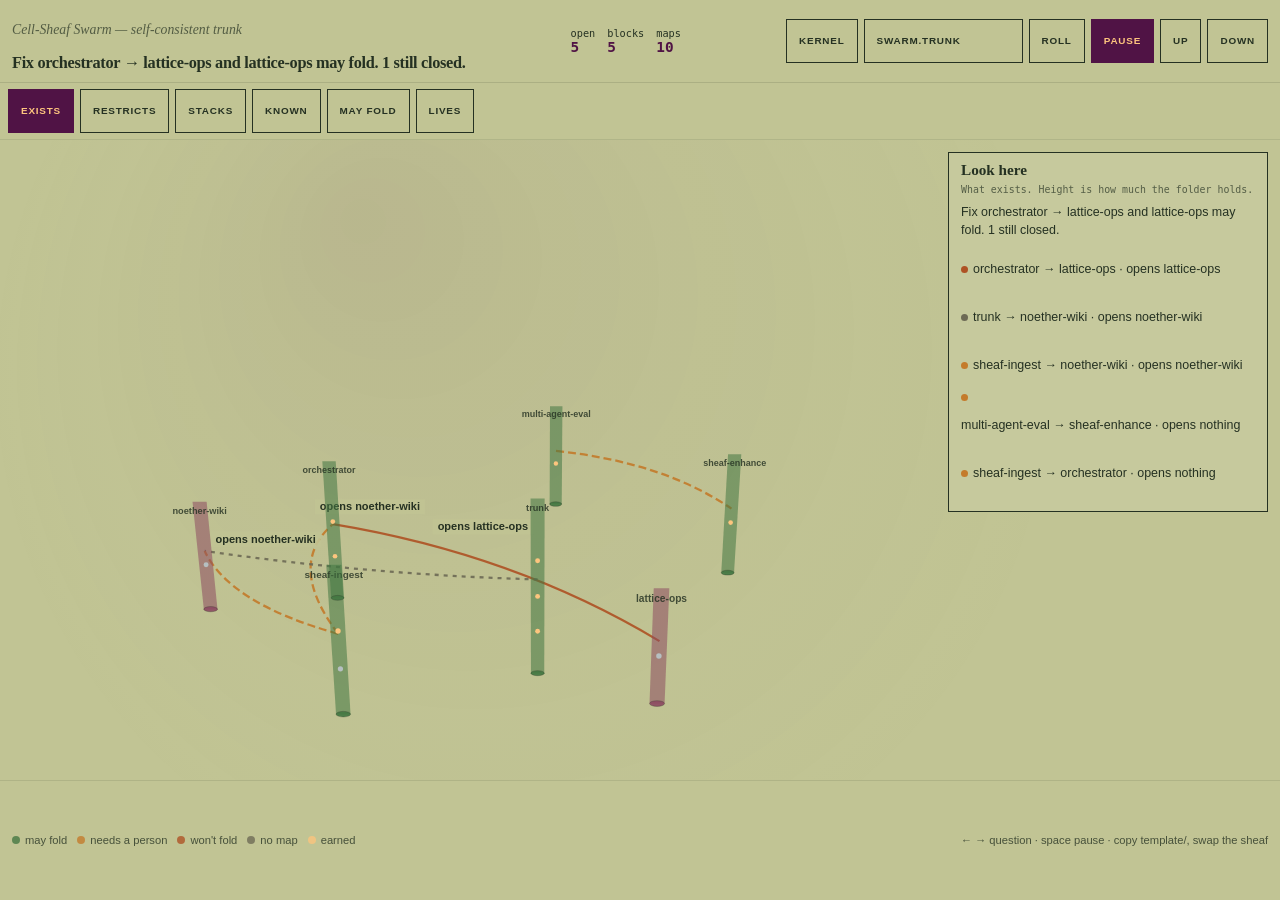
<file: index.html>
<!DOCTYPE html>
<html lang="en" data-base="./" data-contracts="contracts/">
<head>
<meta charset="utf-8"/>
<meta name="viewport" content="width=device-width, initial-scale=1, viewport-fit=cover"/>
<meta name="theme-color" content="#c1c494"/>
<title>cell-sheaf — design template</title>
<link rel="stylesheet" href="template/tokens.css"/>
</head>
<body>
<!-- DESIGN TEMPLATE. GitHub Pages entry. Copy template/. Do not restyle tokens. JSON is the sheaf. -->
<div class="stage">
  <header>
    <div>
      <p class="kicker" id="kicker">Design template</p>
      <h1 id="title">Read the maps that do not commute.</h1>
    </div>
    <div class="stats">
      <div>open<b id="sok">0</b></div>
      <div>blocks<b id="sbad">0</b></div>
      <div>maps<b id="sn">0</b></div>
    </div>
    <div class="tool">
      <a class="border-btn" href="https://github.com/manutej/cell-sheaf-swarm">Kernel</a>
      <label class="sr" for="contract">Sheaf contract</label>
      <select id="contract" aria-label="Sheaf contract"></select>
      <label class="border-btn">Roll<input id="roll" type="file" accept="application/json,.json,.sheaf.json" hidden/></label>
      <button type="button" id="pause" aria-pressed="true">Pause</button>
      <button type="button" id="up">Up</button>
      <button type="button" id="dn">Down</button>
    </div>
  </header>
  <p id="err" class="err" hidden></p>
  <p id="topology-banner" class="topology-banner" hidden></p>
  <div class="tabs" id="tabs" role="tablist" aria-label="Design views"></div>
  <div class="mesh">
    <canvas id="c" aria-label="Cellular sheaf volume. Swipe up or down to change mode. Tap a pillar. Cap opens ancillary, base opens downstream."></canvas>
    <div class="chip" id="chip">Exists</div>
    <div class="rail" id="rail"></div>
    <aside class="sheet" id="sheet">
      <div class="handle"></div>
      <h2 id="pt">Look here</h2>
      <div class="meta" id="pm">What exists. Heavy curves are the ones that do not commute.</div>
      <p class="ask" id="pa">The title is the verdict. Green may fold. Orange needs a person. Red will not. A missing map is a gap, not a style.</p>
      <table hidden id="tb"><tbody id="tbody"></tbody></table>
    </aside>
  </div>
  <footer>
    <div class="legend">
      <span class="sw"><i style="background:#437742"></i>may fold</span>
      <span class="sw"><i style="background:#c47b2b"></i>needs a person</span>
      <span class="sw"><i style="background:#ae5224"></i>won't fold</span>
      <span class="sw"><i style="background:#6d6a55"></i>no map</span>
      <span class="sw"><i style="background:#fdc57e"></i>earned</span>
    </div>
    <span>← → question · space pause · copy template/, swap the sheaf</span>
  </footer>
</div>
<style>
.sr{position:absolute;width:1px;height:1px;overflow:hidden;clip:rect(0,0,0,0)}
#title{font-size:1.02rem;line-height:1.35;max-width:46rem;text-wrap:balance}
.border-btn{display:inline-flex;align-items:center;border:1px solid var(--ink);padding:10px 12px;min-height:44px;font:600 .62rem/1 var(--sans);letter-spacing:.08em;text-transform:uppercase;cursor:pointer;text-decoration:none;color:inherit}
</style>
<script src="template/insight.bundle.js"></script>
<script src="template/volume.paint.js"></script>
<script src="template/volume.boot.js"></script>
</body>
</html>
</file>
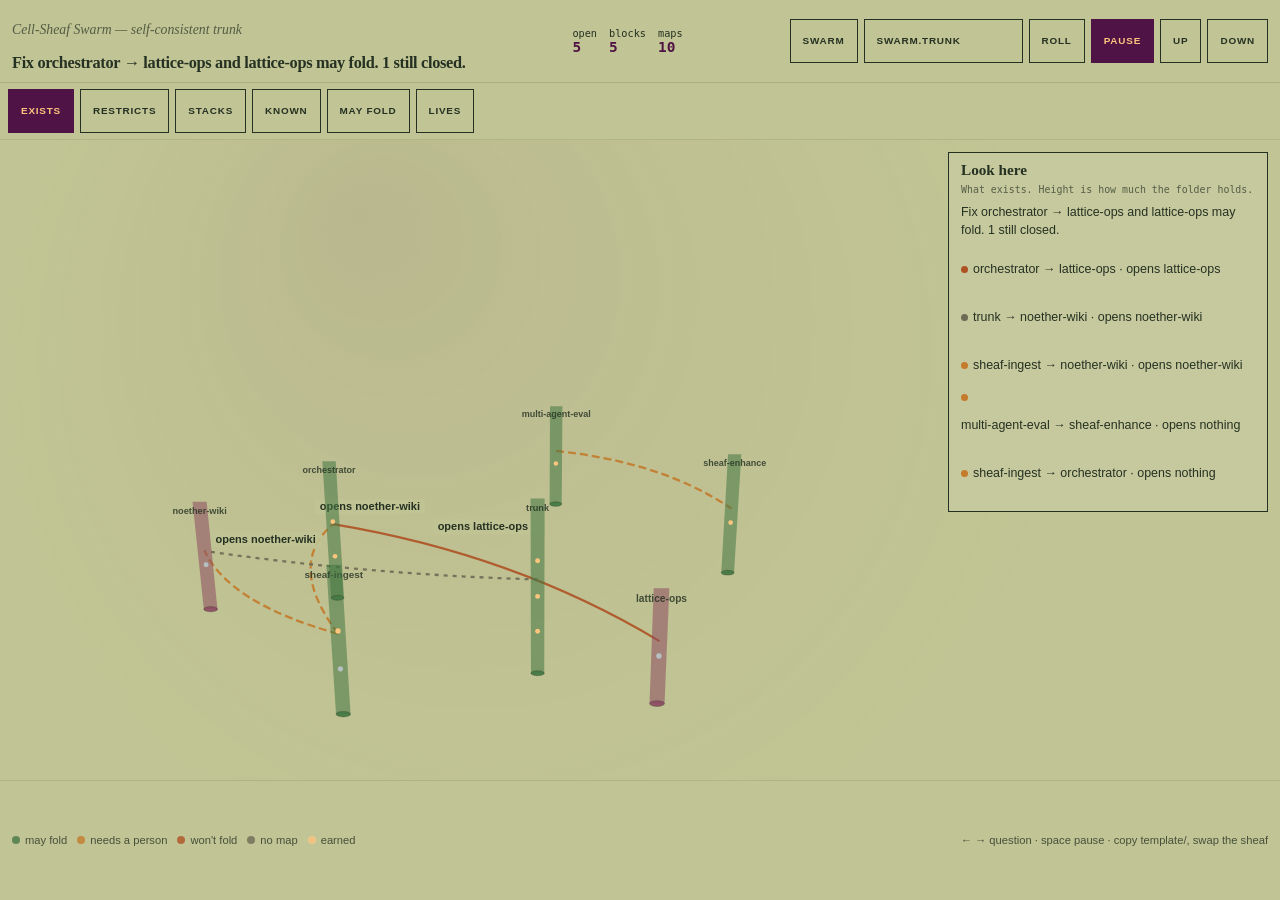
<file: template/index.html>
<!DOCTYPE html>
<html lang="en" data-base="./" data-contracts="../contracts/">
<head>
<meta charset="utf-8"/>
<meta name="viewport" content="width=device-width, initial-scale=1, viewport-fit=cover"/>
<meta name="theme-color" content="#c1c494"/>
<title>cell-sheaf — design template</title>
<link rel="stylesheet" href="tokens.css"/>
</head>
<body>
<!-- DESIGN TEMPLATE. Copy this folder. Do not restyle tokens.css. JSON is the sheaf. -->
<div class="stage">
  <header>
    <div>
      <p class="kicker" id="kicker">Design template</p>
      <h1 id="title">Read the maps that do not commute.</h1>
    </div>
    <div class="stats">
      <div>open<b id="sok">0</b></div>
      <div>blocks<b id="sbad">0</b></div>
      <div>maps<b id="sn">0</b></div>
    </div>
    <div class="tool">
      <a class="border-btn" href="../">Swarm</a>
      <label class="sr" for="contract">Sheaf contract</label>
      <select id="contract" aria-label="Sheaf contract"></select>
      <label class="border-btn">Roll<input id="roll" type="file" accept="application/json,.json,.sheaf.json" hidden/></label>
      <button type="button" id="pause" aria-pressed="true">Pause</button>
      <button type="button" id="up">Up</button>
      <button type="button" id="dn">Down</button>
    </div>
  </header>
  <p id="err" class="err" hidden></p>
  <p id="topology-banner" class="topology-banner" hidden></p>
  <div class="tabs" id="tabs" role="tablist" aria-label="Design views"></div>
  <div class="mesh">
    <canvas id="c" aria-label="Cellular sheaf volume. Swipe up or down to change mode. Tap a pillar. Cap opens ancillary, base opens downstream."></canvas>
    <div class="chip" id="chip">Exists</div>
    <div class="rail" id="rail"></div>
    <aside class="sheet" id="sheet">
      <div class="handle"></div>
      <h2 id="pt">Look here</h2>
      <div class="meta" id="pm">What exists. Heavy curves are the ones that do not commute.</div>
      <p class="ask" id="pa">The title is the verdict. Green may fold. Orange needs a person. Red will not. A missing map is a gap, not a style.</p>
      <table hidden id="tb"><tbody id="tbody"></tbody></table>
    </aside>
  </div>
  <footer>
    <div class="legend">
      <span class="sw"><i style="background:#437742"></i>may fold</span>
      <span class="sw"><i style="background:#c47b2b"></i>needs a person</span>
      <span class="sw"><i style="background:#ae5224"></i>won't fold</span>
      <span class="sw"><i style="background:#6d6a55"></i>no map</span>
      <span class="sw"><i style="background:#fdc57e"></i>earned</span>
    </div>
    <span>← → question · space pause · copy template/, swap the sheaf</span>
  </footer>
</div>
<style>
.sr{position:absolute;width:1px;height:1px;overflow:hidden;clip:rect(0,0,0,0)}
#title{font-size:1.02rem;line-height:1.35;max-width:46rem;text-wrap:balance}
.border-btn{display:inline-flex;align-items:center;border:1px solid var(--ink);padding:10px 12px;min-height:44px;font:600 .62rem/1 var(--sans);letter-spacing:.08em;text-transform:uppercase;cursor:pointer;text-decoration:none;color:inherit}
</style>
<script src="insight.bundle.js"></script>
<script src="volume.paint.js"></script>
<script src="volume.boot.js"></script>
</body>
</html>
</file>
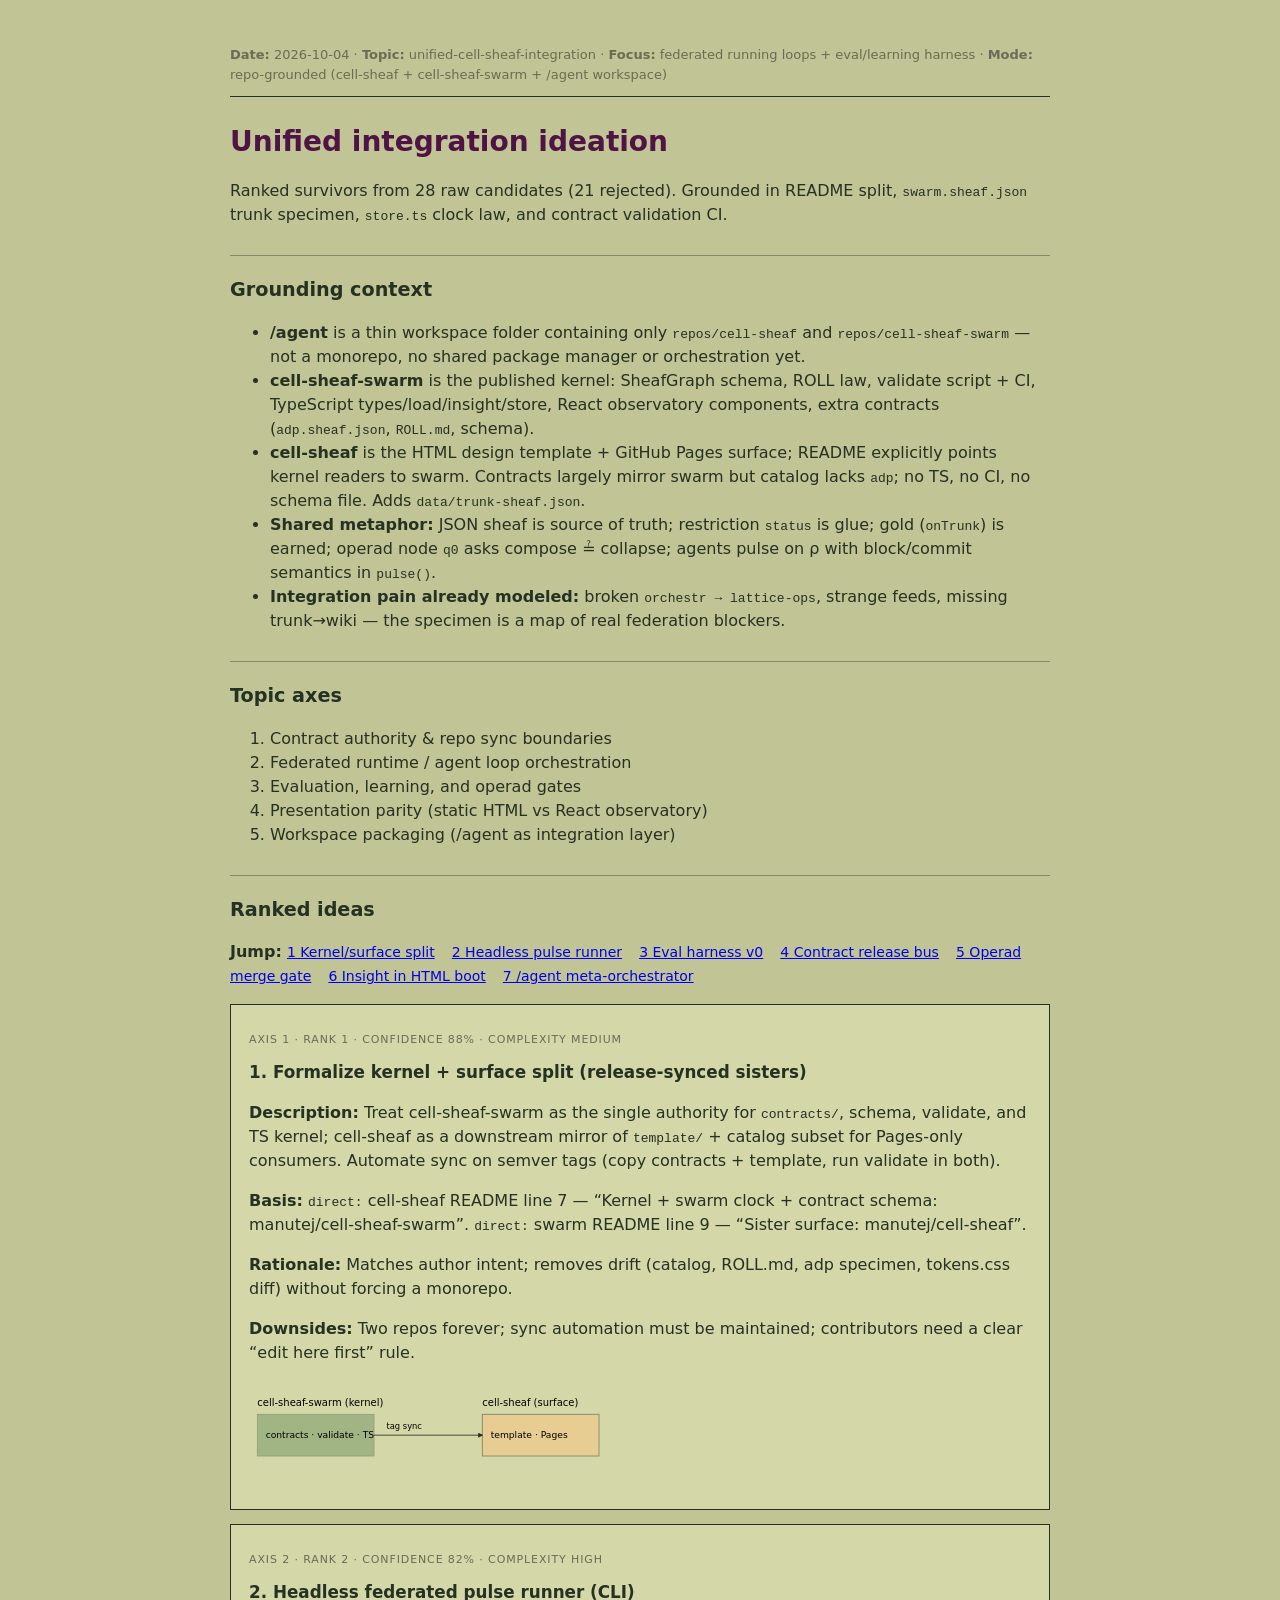
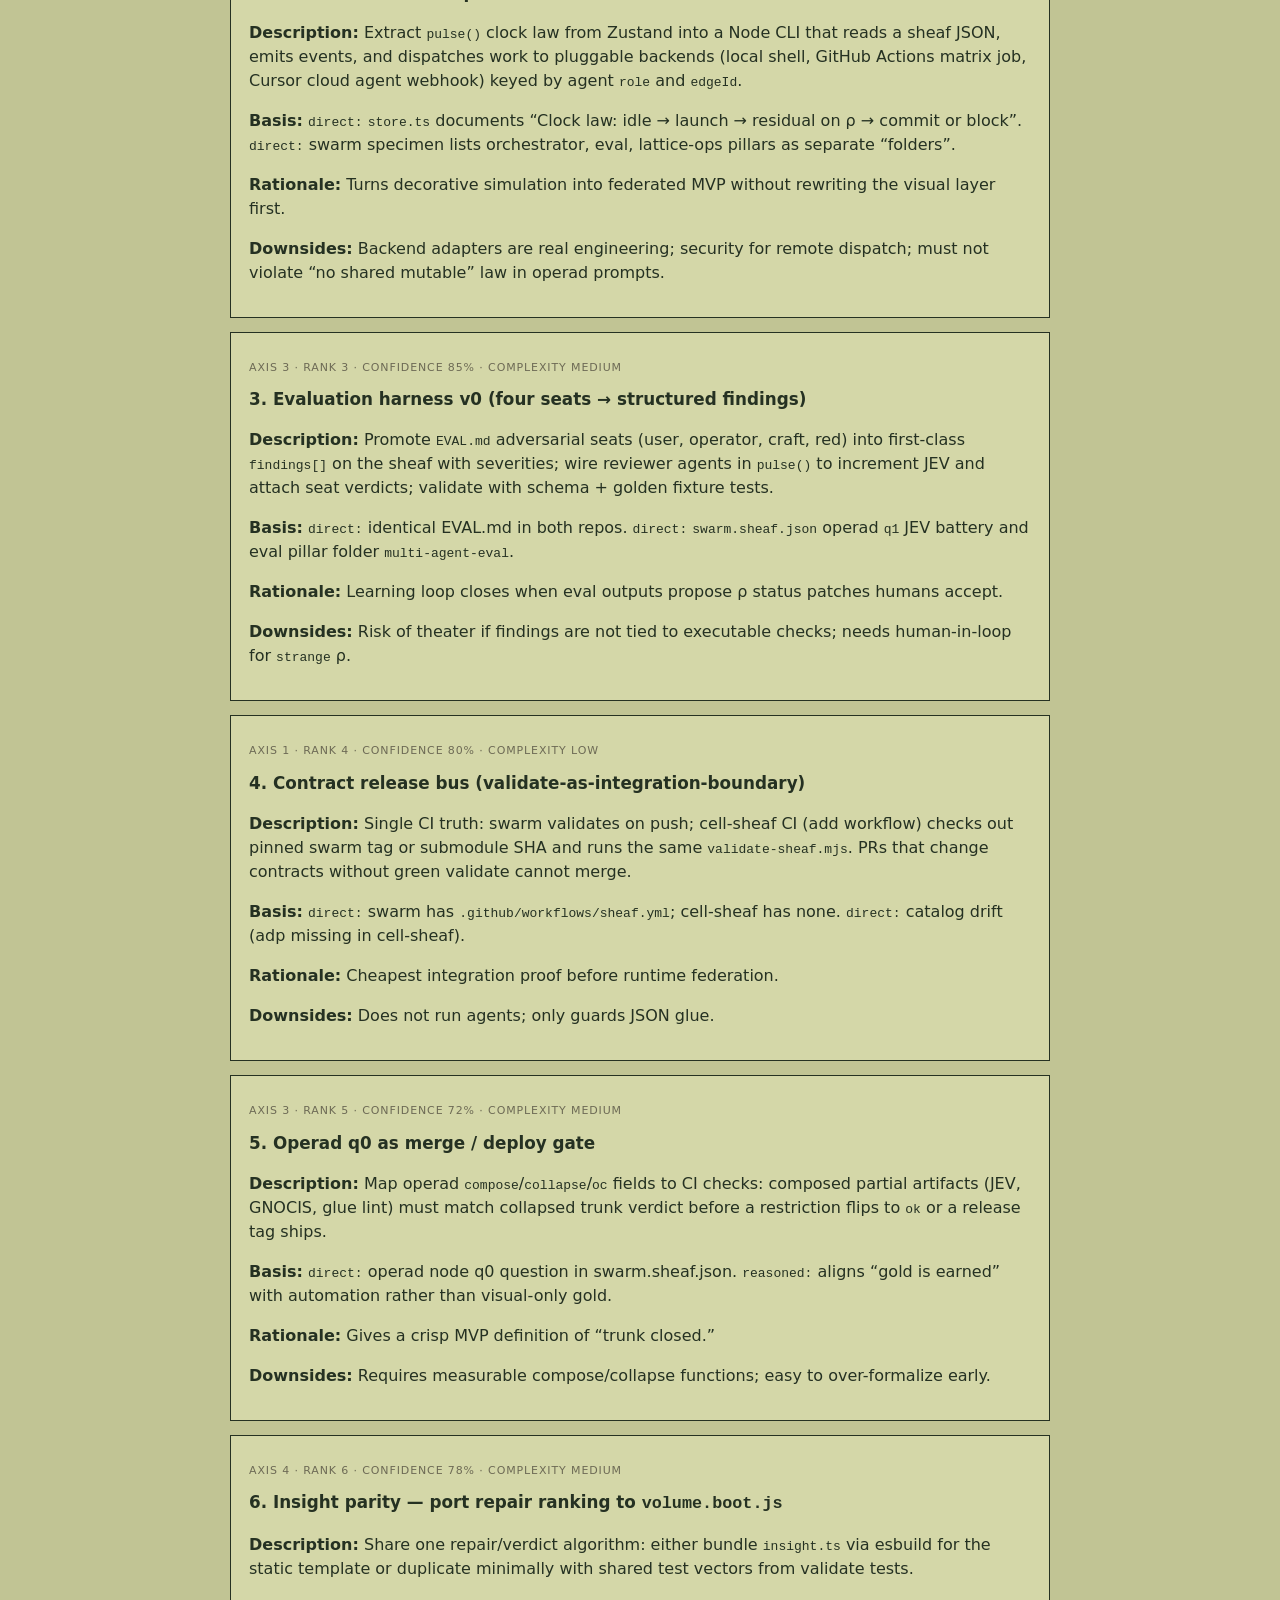
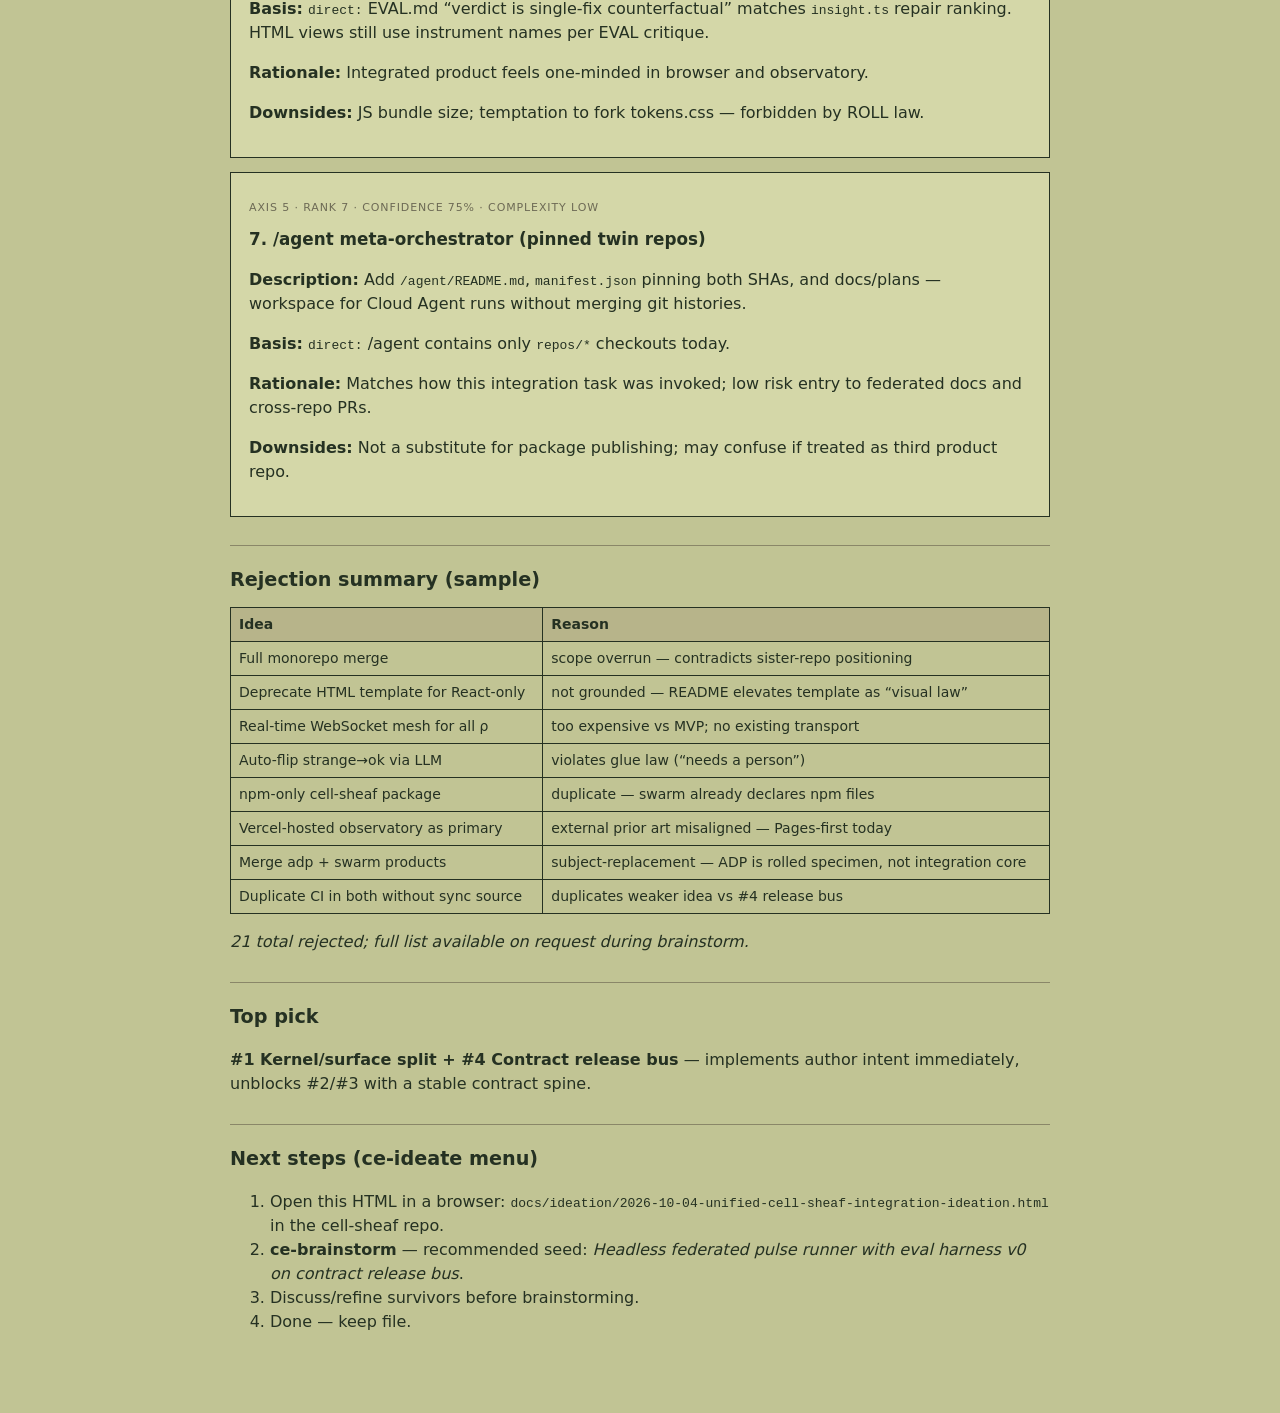
<file: docs/ideation/2026-10-04-unified-cell-sheaf-integration-ideation.html>
<!DOCTYPE html>
<html lang="en">
<head>
<meta charset="utf-8"/>
<meta name="viewport" content="width=device-width, initial-scale=1"/>
<title>Ideation: unified cell-sheaf integration</title>
<style>
:root{--paper:#c1c494;--ink:#253122;--ube:#501345;--ok:#437742;--bad:#ae5224;--muted:#6d6a55}
*{box-sizing:border-box}
body{margin:0;background:var(--paper);color:var(--ink);font-family:system-ui,sans-serif;line-height:1.5;padding:32px 20px 64px}
.wrap{max-width:820px;margin:0 auto}
.meta{font-size:13px;color:var(--muted);border-bottom:1px solid var(--ink);padding-bottom:12px;margin-bottom:24px}
h1{font-size:1.75rem;margin:0 0 8px;color:var(--ube)}
h2{font-size:1.2rem;margin:28px 0 12px;border-top:1px solid #8a8768;padding-top:20px}
.card{border:1px solid var(--ink);padding:16px 18px;margin:14px 0;background:#d4d7a8}
.card h3{margin:0 0 8px;font-size:1.05rem}
.tag{font-size:11px;text-transform:uppercase;letter-spacing:.08em;color:var(--muted)}
.jump a{margin-right:12px;font-size:14px}
table{width:100%;border-collapse:collapse;font-size:14px;margin-top:12px}
th,td{border:1px solid var(--ink);padding:6px 8px;text-align:left}
th{background:#b7b48a}
svg{display:block;margin:12px 0;max-width:100%}
</style>
</head>
<body>
<div class="wrap">
<p class="meta"><strong>Date:</strong> 2026-10-04 · <strong>Topic:</strong> unified-cell-sheaf-integration · <strong>Focus:</strong> federated running loops + eval/learning harness · <strong>Mode:</strong> repo-grounded (cell-sheaf + cell-sheaf-swarm + /agent workspace)</p>

<h1>Unified integration ideation</h1>
<p>Ranked survivors from 28 raw candidates (21 rejected). Grounded in README split, <code>swarm.sheaf.json</code> trunk specimen, <code>store.ts</code> clock law, and contract validation CI.</p>

<h2>Grounding context</h2>
<ul>
<li><strong>/agent</strong> is a thin workspace folder containing only <code>repos/cell-sheaf</code> and <code>repos/cell-sheaf-swarm</code> — not a monorepo, no shared package manager or orchestration yet.</li>
<li><strong>cell-sheaf-swarm</strong> is the published kernel: SheafGraph schema, ROLL law, validate script + CI, TypeScript types/load/insight/store, React observatory components, extra contracts (<code>adp.sheaf.json</code>, <code>ROLL.md</code>, schema).</li>
<li><strong>cell-sheaf</strong> is the HTML design template + GitHub Pages surface; README explicitly points kernel readers to swarm. Contracts largely mirror swarm but catalog lacks <code>adp</code>; no TS, no CI, no schema file. Adds <code>data/trunk-sheaf.json</code>.</li>
<li><strong>Shared metaphor:</strong> JSON sheaf is source of truth; restriction <code>status</code> is glue; gold (<code>onTrunk</code>) is earned; operad node <code>q0</code> asks compose ≟ collapse; agents pulse on ρ with block/commit semantics in <code>pulse()</code>.</li>
<li><strong>Integration pain already modeled:</strong> broken <code>orchestr → lattice-ops</code>, strange feeds, missing trunk→wiki — the specimen is a map of real federation blockers.</li>
</ul>

<h2>Topic axes</h2>
<ol>
<li>Contract authority &amp; repo sync boundaries</li>
<li>Federated runtime / agent loop orchestration</li>
<li>Evaluation, learning, and operad gates</li>
<li>Presentation parity (static HTML vs React observatory)</li>
<li>Workspace packaging (/agent as integration layer)</li>
</ol>

<h2>Ranked ideas</h2>
<p class="jump"><strong>Jump:</strong>
<a href="#i1">1 Kernel/surface split</a>
<a href="#i2">2 Headless pulse runner</a>
<a href="#i3">3 Eval harness v0</a>
<a href="#i4">4 Contract release bus</a>
<a href="#i5">5 Operad merge gate</a>
<a href="#i6">6 Insight in HTML boot</a>
<a href="#i7">7 /agent meta-orchestrator</a>
</p>

<article class="card" id="i1">
<p class="tag">Axis 1 · Rank 1 · Confidence 88% · Complexity Medium</p>
<h3>1. Formalize kernel + surface split (release-synced sisters)</h3>
<p><strong>Description:</strong> Treat cell-sheaf-swarm as the single authority for <code>contracts/</code>, schema, validate, and TS kernel; cell-sheaf as a downstream mirror of <code>template/</code> + catalog subset for Pages-only consumers. Automate sync on semver tags (copy contracts + template, run validate in both).</p>
<p><strong>Basis:</strong> <code>direct:</code> cell-sheaf README line 7 — “Kernel + swarm clock + contract schema: manutej/cell-sheaf-swarm”. <code>direct:</code> swarm README line 9 — “Sister surface: manutej/cell-sheaf”.</p>
<p><strong>Rationale:</strong> Matches author intent; removes drift (catalog, ROLL.md, adp specimen, tokens.css diff) without forcing a monorepo.</p>
<p><strong>Downsides:</strong> Two repos forever; sync automation must be maintained; contributors need a clear “edit here first” rule.</p>
<svg viewBox="0 0 520 120" height="100" aria-label="kernel to surface sync">
<text x="10" y="30" font-size="12">cell-sheaf-swarm (kernel)</text>
<rect x="10" y="40" width="140" height="50" fill="#437742" opacity=".35" stroke="#253122"/>
<text x="20" y="68" font-size="11">contracts · validate · TS</text>
<text x="280" y="30" font-size="12">cell-sheaf (surface)</text>
<rect x="280" y="40" width="140" height="50" fill="#fdc57e" opacity=".5" stroke="#253122"/>
<text x="290" y="68" font-size="11">template · Pages</text>
<path d="M150 65 H280" stroke="#253122" marker-end="url(#a)"/>
<defs><marker id="a" markerWidth="6" markerHeight="6" refX="5" refY="3" orient="auto"><path d="M0,0 L6,3 L0,6" fill="#253122"/></marker></defs>
<text x="165" y="58" font-size="10">tag sync</text>
</svg>
</article>

<article class="card" id="i2">
<p class="tag">Axis 2 · Rank 2 · Confidence 82% · Complexity High</p>
<h3>2. Headless federated pulse runner (CLI)</h3>
<p><strong>Description:</strong> Extract <code>pulse()</code> clock law from Zustand into a Node CLI that reads a sheaf JSON, emits events, and dispatches work to pluggable backends (local shell, GitHub Actions matrix job, Cursor cloud agent webhook) keyed by agent <code>role</code> and <code>edgeId</code>.</p>
<p><strong>Basis:</strong> <code>direct:</code> <code>store.ts</code> documents “Clock law: idle → launch → residual on ρ → commit or block”. <code>direct:</code> swarm specimen lists orchestrator, eval, lattice-ops pillars as separate “folders”.</p>
<p><strong>Rationale:</strong> Turns decorative simulation into federated MVP without rewriting the visual layer first.</p>
<p><strong>Downsides:</strong> Backend adapters are real engineering; security for remote dispatch; must not violate “no shared mutable” law in operad prompts.</p>
</article>

<article class="card" id="i3">
<p class="tag">Axis 3 · Rank 3 · Confidence 85% · Complexity Medium</p>
<h3>3. Evaluation harness v0 (four seats → structured findings)</h3>
<p><strong>Description:</strong> Promote <code>EVAL.md</code> adversarial seats (user, operator, craft, red) into first-class <code>findings[]</code> on the sheaf with severities; wire reviewer agents in <code>pulse()</code> to increment JEV and attach seat verdicts; validate with schema + golden fixture tests.</p>
<p><strong>Basis:</strong> <code>direct:</code> identical EVAL.md in both repos. <code>direct:</code> <code>swarm.sheaf.json</code> operad <code>q1</code> JEV battery and eval pillar folder <code>multi-agent-eval</code>.</p>
<p><strong>Rationale:</strong> Learning loop closes when eval outputs propose ρ status patches humans accept.</p>
<p><strong>Downsides:</strong> Risk of theater if findings are not tied to executable checks; needs human-in-loop for <code>strange</code> ρ.</p>
</article>

<article class="card" id="i4">
<p class="tag">Axis 1 · Rank 4 · Confidence 80% · Complexity Low</p>
<h3>4. Contract release bus (validate-as-integration-boundary)</h3>
<p><strong>Description:</strong> Single CI truth: swarm validates on push; cell-sheaf CI (add workflow) checks out pinned swarm tag or submodule SHA and runs the same <code>validate-sheaf.mjs</code>. PRs that change contracts without green validate cannot merge.</p>
<p><strong>Basis:</strong> <code>direct:</code> swarm has <code>.github/workflows/sheaf.yml</code>; cell-sheaf has none. <code>direct:</code> catalog drift (adp missing in cell-sheaf).</p>
<p><strong>Rationale:</strong> Cheapest integration proof before runtime federation.</p>
<p><strong>Downsides:</strong> Does not run agents; only guards JSON glue.</p>
</article>

<article class="card" id="i5">
<p class="tag">Axis 3 · Rank 5 · Confidence 72% · Complexity Medium</p>
<h3>5. Operad q0 as merge / deploy gate</h3>
<p><strong>Description:</strong> Map operad <code>compose</code>/<code>collapse</code>/<code>oc</code> fields to CI checks: composed partial artifacts (JEV, GNOCIS, glue lint) must match collapsed trunk verdict before a restriction flips to <code>ok</code> or a release tag ships.</p>
<p><strong>Basis:</strong> <code>direct:</code> operad node q0 question in swarm.sheaf.json. <code>reasoned:</code> aligns “gold is earned” with automation rather than visual-only gold.</p>
<p><strong>Rationale:</strong> Gives a crisp MVP definition of “trunk closed.”</p>
<p><strong>Downsides:</strong> Requires measurable compose/collapse functions; easy to over-formalize early.</p>
</article>

<article class="card" id="i6">
<p class="tag">Axis 4 · Rank 6 · Confidence 78% · Complexity Medium</p>
<h3>6. Insight parity — port repair ranking to <code>volume.boot.js</code></h3>
<p><strong>Description:</strong> Share one repair/verdict algorithm: either bundle <code>insight.ts</code> via esbuild for the static template or duplicate minimally with shared test vectors from validate tests.</p>
<p><strong>Basis:</strong> <code>direct:</code> EVAL.md “verdict is single-fix counterfactual” matches <code>insight.ts</code> repair ranking. HTML views still use instrument names per EVAL critique.</p>
<p><strong>Rationale:</strong> Integrated product feels one-minded in browser and observatory.</p>
<p><strong>Downsides:</strong> JS bundle size; temptation to fork tokens.css — forbidden by ROLL law.</p>
</article>

<article class="card" id="i7">
<p class="tag">Axis 5 · Rank 7 · Confidence 75% · Complexity Low</p>
<h3>7. /agent meta-orchestrator (pinned twin repos)</h3>
<p><strong>Description:</strong> Add <code>/agent/README.md</code>, <code>manifest.json</code> pinning both SHAs, and docs/plans — workspace for Cloud Agent runs without merging git histories.</p>
<p><strong>Basis:</strong> <code>direct:</code> /agent contains only <code>repos/*</code> checkouts today.</p>
<p><strong>Rationale:</strong> Matches how this integration task was invoked; low risk entry to federated docs and cross-repo PRs.</p>
<p><strong>Downsides:</strong> Not a substitute for package publishing; may confuse if treated as third product repo.</p>
</article>

<h2>Rejection summary (sample)</h2>
<table>
<tr><th>Idea</th><th>Reason</th></tr>
<tr><td>Full monorepo merge</td><td>scope overrun — contradicts sister-repo positioning</td></tr>
<tr><td>Deprecate HTML template for React-only</td><td>not grounded — README elevates template as “visual law”</td></tr>
<tr><td>Real-time WebSocket mesh for all ρ</td><td>too expensive vs MVP; no existing transport</td></tr>
<tr><td>Auto-flip strange→ok via LLM</td><td>violates glue law (“needs a person”)</td></tr>
<tr><td>npm-only cell-sheaf package</td><td>duplicate — swarm already declares npm files</td></tr>
<tr><td>Vercel-hosted observatory as primary</td><td>external prior art misaligned — Pages-first today</td></tr>
<tr><td>Merge adp + swarm products</td><td>subject-replacement — ADP is rolled specimen, not integration core</td></tr>
<tr><td>Duplicate CI in both without sync source</td><td>duplicates weaker idea vs #4 release bus</td></tr>
</table>
<p><em>21 total rejected; full list available on request during brainstorm.</em></p>

<h2>Top pick</h2>
<p><strong>#1 Kernel/surface split + #4 Contract release bus</strong> — implements author intent immediately, unblocks #2/#3 with a stable contract spine.</p>

<h2>Next steps (ce-ideate menu)</h2>
<ol>
<li>Open this HTML in a browser: <code>docs/ideation/2026-10-04-unified-cell-sheaf-integration-ideation.html</code> in the cell-sheaf repo.</li>
<li><strong>ce-brainstorm</strong> — recommended seed: <em>Headless federated pulse runner with eval harness v0 on contract release bus</em>.</li>
<li>Discuss/refine survivors before brainstorming.</li>
<li>Done — keep file.</li>
</ol>
</div>
</body>
</html>
</file>
<file: template/tokens.css>
:root {
  --paper: #c1c494;
  --ink: #253122;
  --ube: #501345;
  --ok: #437742;
  --pulse: #009465;
  --gold: #fdc57e;
  --mauve: #9a72aa;
  --silver: #b6bfc1;
  --bad: #ae5224;
  --odd: #c47b2b;
  --miss: #6d6a55;
  --down: #8c4c62;
  --serif: "Source Serif 4", "Iowan Old Style", Palatino, Georgia, serif;
  --sans: "IBM Plex Sans", "Noto Sans JP", "Hiragino Sans", ui-sans-serif, sans-serif;
  --mono: "IBM Plex Mono", ui-monospace, monospace;
}
* { box-sizing: border-box; }
html, body { margin: 0; height: 100%; background: var(--paper); color: var(--ink); font-family: var(--sans); }
.stage { height: 100%; display: grid; grid-template-rows: auto auto auto 1fr auto; }
header, footer { display: flex; flex-wrap: wrap; gap: 8px; justify-content: space-between; align-items: center; }
header { padding: 8px 12px; border-bottom: 1px solid color-mix(in srgb, var(--ink) 14%, transparent); }
footer { padding: 8px 12px; border-top: 1px solid color-mix(in srgb, var(--ink) 14%, transparent); font-size: 0.7rem; opacity: 0.78; }
.kicker { font-family: var(--serif); font-style: italic; opacity: 0.7; font-size: 0.86rem; }
h1 { font-family: var(--serif); font-size: 1.18rem; margin: 2px 0 0; font-weight: 600; letter-spacing: -0.02em; }
.stats { display: flex; gap: 12px; font-family: var(--mono); font-size: 0.64rem; }
.stats b { display: block; font-size: 0.9rem; color: var(--ube); }
.tabs { display: flex; gap: 6px; overflow-x: auto; padding: 6px 8px; -webkit-overflow-scrolling: touch; border-bottom: 1px solid color-mix(in srgb, var(--ink) 10%, transparent); }
button, select {
  appearance: none; border: 1px solid var(--ink); background: var(--paper); color: var(--ink);
  font: 600 0.62rem/1 var(--sans); letter-spacing: 0.08em; text-transform: uppercase;
  padding: 10px 12px; min-height: 44px; cursor: pointer;
}
.tabs button[aria-selected="true"], .tool button[aria-pressed="true"] { background: var(--ube); color: var(--gold); border-color: var(--ube); }
.tool { display: flex; flex-wrap: wrap; gap: 6px; align-items: center; }
.mesh { position: relative; min-height: 0; }
canvas { width: 100%; height: 100%; display: block; touch-action: none; }
.chip {
  position: absolute; left: 10px; top: 8px; z-index: 5;
  font: 600 0.6rem/1 var(--sans); letter-spacing: 0.1em; text-transform: uppercase;
  background: color-mix(in srgb, var(--paper) 88%, white); border: 1px solid var(--ink); padding: 7px 9px;
}
.rail { position: absolute; right: 8px; top: 50%; transform: translateY(-50%); z-index: 6; display: none; flex-direction: column; gap: 10px; }
.rail button { width: 14px; height: 14px; min-height: 14px; padding: 0; border-radius: 99px; }
.rail button[aria-current="true"] { background: var(--ube); border-color: var(--ube); }
.sheet {
  position: absolute; left: 8px; right: 8px; bottom: 0; max-height: 36vh; overflow: auto;
  background: color-mix(in srgb, var(--paper) 92%, white); border: 1px solid var(--ink); border-bottom: 0;
  border-radius: 14px 14px 0 0; padding: 8px 12px 14px; z-index: 7;
}
.handle { width: 36px; height: 4px; border-radius: 99px; background: color-mix(in srgb, var(--ink) 28%, transparent); margin: 2px auto 8px; }
.sheet h2 { font-family: var(--serif); font-size: 0.95rem; margin: 0 0 4px; }
.meta { font-family: var(--mono); font-size: 0.62rem; opacity: 0.7; line-height: 1.4; }
.ask { margin: 8px 0 0; font-size: 0.78rem; line-height: 1.4; }
table { width: 100%; border-collapse: collapse; margin-top: 6px; font-size: 0.66rem; }
td { padding: 2px 4px 2px 0; font-family: var(--mono); }
.dot { display: inline-block; width: 7px; height: 7px; border-radius: 99px; margin-right: 5px; }
.legend { display: flex; gap: 10px; flex-wrap: wrap; }
.sw { display: inline-flex; align-items: center; gap: 5px; }
.sw i { width: 8px; height: 8px; border-radius: 99px; display: block; }
.err { background: var(--bad); color: var(--paper); font-family: var(--mono); font-size: 0.68rem; padding: 6px 12px; }
.topology-banner {
  background: color-mix(in srgb, var(--odd) 22%, var(--paper));
  border-bottom: 1px solid color-mix(in srgb, var(--odd) 55%, var(--ink));
  font-family: var(--sans); font-size: 0.76rem; line-height: 1.35; padding: 8px 12px;
}
@media (min-width: 901px) and (pointer: fine) {
  .sheet { left: auto; right: 12px; top: 12px; bottom: auto; width: min(320px, 34vw); max-height: calc(100% - 24px); border-radius: 0; border-bottom: 1px solid var(--ink); }
  .handle { display: none; }
  .chip { display: none; }
  .rail { display: none; }
  footer { display: flex; }
}
@media (pointer: coarse), (max-width: 900px) {
  .rail { display: flex; }
  footer { display: none; }
  .tabs { flex-wrap: nowrap; scrollbar-width: none; }
  .tabs::-webkit-scrollbar { display: none; }
  h1 { font-size: 1.02rem; }
}
@media (prefers-reduced-motion: reduce) {
  * { animation-duration: 0.01ms !important; transition-duration: 0.01ms !important; }
}
</file>
